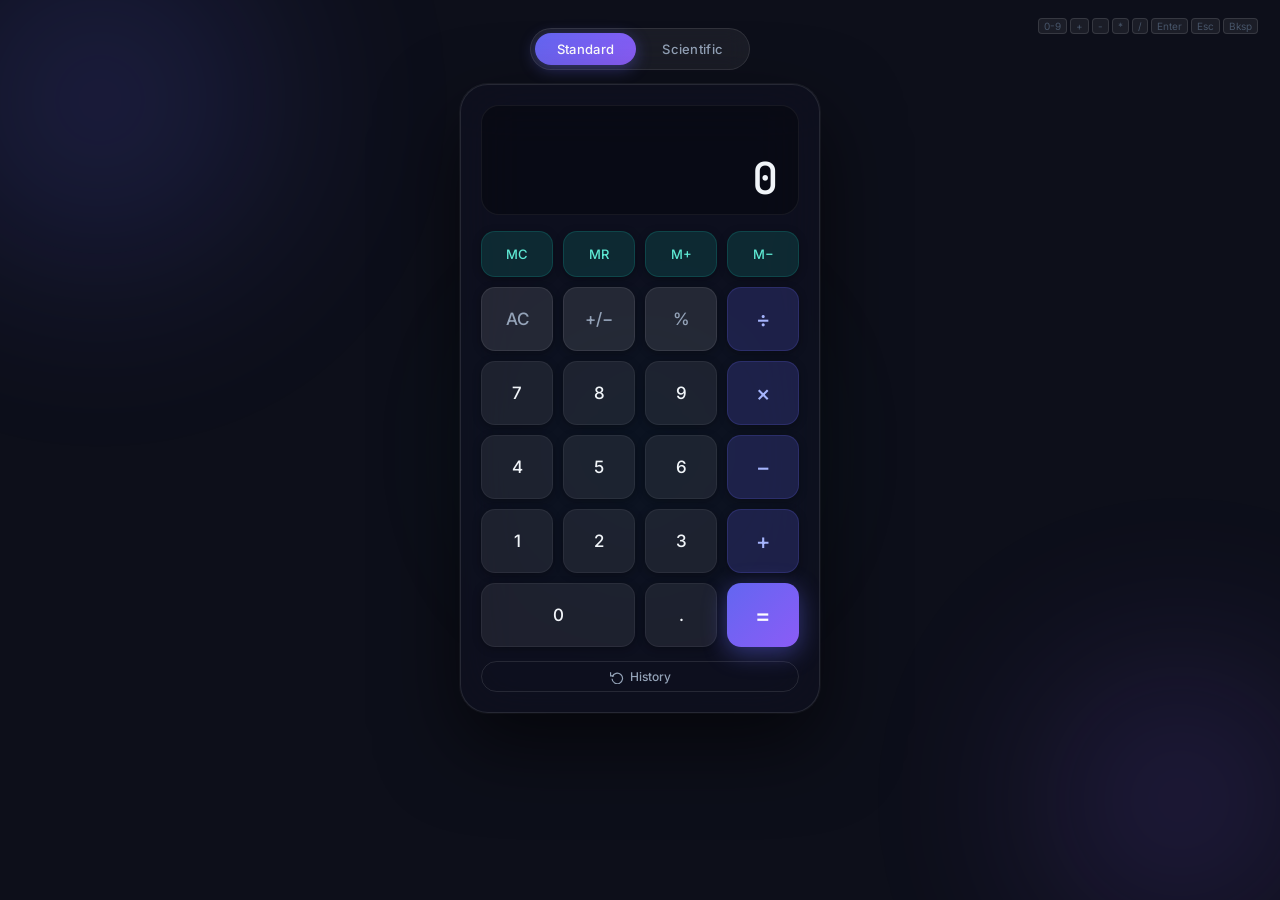
<file: calculator/index.html>
<!DOCTYPE html>
<html lang="en">
<head>
  <meta charset="UTF-8" />
  <meta name="viewport" content="width=device-width, initial-scale=1.0" />
  <title>Calculator — Premium Edition</title>
  <meta name="description" content="A beautifully designed, full-featured calculator with standard and scientific modes." />
  <link rel="preconnect" href="https://fonts.googleapis.com" />
  <link rel="preconnect" href="https://fonts.gstatic.com" crossorigin />
  <link href="https://fonts.googleapis.com/css2?family=Inter:wght@300;400;500;600;700&family=JetBrains+Mono:wght@400;500;700&display=swap" rel="stylesheet" />
  <link rel="stylesheet" href="style.css" />
</head>
<body>
  <div class="bg-orbs">
    <div class="orb orb-1"></div>
    <div class="orb orb-2"></div>
    <div class="orb orb-3"></div>
  </div>

  <div class="calculator-wrapper">
    <!-- Mode toggle -->
    <div class="mode-toggle">
      <button class="mode-btn active" id="btn-standard" onclick="setMode('standard')">Standard</button>
      <button class="mode-btn" id="btn-scientific" onclick="setMode('scientific')">Scientific</button>
    </div>

    <div class="calculator" id="calculator">
      <!-- Display -->
      <div class="display" id="display">
        <div class="history-display" id="history-display"></div>
        <div class="main-display" id="main-display">0</div>
      </div>

      <!-- Scientific panel (hidden by default) -->
      <div class="sci-panel" id="sci-panel">
        <button class="btn btn-sci" id="btn-sin"   onclick="sciOp('sin')">sin</button>
        <button class="btn btn-sci" id="btn-cos"   onclick="sciOp('cos')">cos</button>
        <button class="btn btn-sci" id="btn-tan"   onclick="sciOp('tan')">tan</button>
        <button class="btn btn-sci" id="btn-log"   onclick="sciOp('log')">log</button>
        <button class="btn btn-sci" id="btn-ln"    onclick="sciOp('ln')">ln</button>
        <button class="btn btn-sci" id="btn-sqrt"  onclick="sciOp('sqrt')">√x</button>
        <button class="btn btn-sci" id="btn-pow2"  onclick="sciOp('pow2')">x²</button>
        <button class="btn btn-sci" id="btn-pow3"  onclick="sciOp('pow3')">x³</button>
        <button class="btn btn-sci" id="btn-pow"   onclick="inputOp('^')">xʸ</button>
        <button class="btn btn-sci" id="btn-inv"   onclick="sciOp('inv')">1/x</button>
        <button class="btn btn-sci" id="btn-fact"  onclick="sciOp('fact')">n!</button>
        <button class="btn btn-sci" id="btn-pi"    onclick="inputConst('π')">π</button>
        <button class="btn btn-sci" id="btn-e"     onclick="inputConst('e')">e</button>
        <button class="btn btn-sci" id="btn-abs"   onclick="sciOp('abs')">|x|</button>
        <button class="btn btn-sci" id="btn-paren" onclick="inputParen()">( )</button>
        <button class="btn btn-sci" id="btn-deg"   onclick="toggleAngle()">DEG</button>
      </div>

      <!-- Standard grid -->
      <div class="btn-grid" id="btn-grid">
        <!-- Row 1 -->
        <button class="btn btn-util" id="btn-mc"  onclick="memOp('MC')">MC</button>
        <button class="btn btn-util" id="btn-mr"  onclick="memOp('MR')">MR</button>
        <button class="btn btn-util" id="btn-mpl" onclick="memOp('M+')">M+</button>
        <button class="btn btn-util" id="btn-mmi" onclick="memOp('M-')">M−</button>

        <!-- Row 2 -->
        <button class="btn btn-func" id="btn-ac"  onclick="clearAll()">AC</button>
        <button class="btn btn-func" id="btn-pm"  onclick="toggleSign()">+/−</button>
        <button class="btn btn-func" id="btn-pct" onclick="percent()">%</button>
        <button class="btn btn-op"   id="btn-div" onclick="inputOp('÷')">÷</button>

        <!-- Row 3 -->
        <button class="btn btn-num" id="btn-7" onclick="inputDigit('7')">7</button>
        <button class="btn btn-num" id="btn-8" onclick="inputDigit('8')">8</button>
        <button class="btn btn-num" id="btn-9" onclick="inputDigit('9')">9</button>
        <button class="btn btn-op"  id="btn-mul" onclick="inputOp('×')">×</button>

        <!-- Row 4 -->
        <button class="btn btn-num" id="btn-4" onclick="inputDigit('4')">4</button>
        <button class="btn btn-num" id="btn-5" onclick="inputDigit('5')">5</button>
        <button class="btn btn-num" id="btn-6" onclick="inputDigit('6')">6</button>
        <button class="btn btn-op"  id="btn-sub" onclick="inputOp('−')">−</button>

        <!-- Row 5 -->
        <button class="btn btn-num" id="btn-1" onclick="inputDigit('1')">1</button>
        <button class="btn btn-num" id="btn-2" onclick="inputDigit('2')">2</button>
        <button class="btn btn-num" id="btn-3" onclick="inputDigit('3')">3</button>
        <button class="btn btn-op"  id="btn-add" onclick="inputOp('+')">+</button>

        <!-- Row 6 -->
        <button class="btn btn-num btn-zero" id="btn-0"   onclick="inputDigit('0')">0</button>
        <button class="btn btn-num" id="btn-dot" onclick="inputDot()">.</button>
        <button class="btn btn-eq"  id="btn-eq"  onclick="calculate()">=</button>
      </div>

      <!-- History Panel -->
      <div class="history-panel" id="history-panel">
        <div class="history-header">
          <span>History</span>
          <button id="btn-clear-hist" onclick="clearHistory()">Clear</button>
        </div>
        <ul class="history-list" id="history-list"></ul>
      </div>
      <button class="toggle-history-btn" id="toggle-history" onclick="toggleHistory()">
        <svg viewBox="0 0 24 24" fill="none" stroke="currentColor" stroke-width="2"><polyline points="1 4 1 10 7 10"/><path d="M3.51 15a9 9 0 1 0 .49-3.5"/></svg>
        History
      </button>
    </div>
  </div>

  <!-- Toast notification -->
  <div class="toast" id="toast"></div>

  <script src="calculator.js"></script>
</body>
</html>
</file>
<file: calculator/style.css>
/* =============================================
   RESET & BASE
   ============================================= */
*, *::before, *::after {
  box-sizing: border-box;
  margin: 0;
  padding: 0;
}

:root {
  --bg:            #0d0f1a;
  --surface:       rgba(255,255,255,0.04);
  --surface-hover: rgba(255,255,255,0.08);
  --glass:         rgba(255,255,255,0.06);
  --glass-border:  rgba(255,255,255,0.10);

  --num-bg:        rgba(255,255,255,0.07);
  --num-hover:     rgba(255,255,255,0.13);
  --num-active:    rgba(255,255,255,0.18);

  --op-bg:         rgba(99, 102, 241, 0.20);
  --op-hover:      rgba(99, 102, 241, 0.35);
  --op-active:     rgba(99, 102, 241, 0.50);
  --op-color:      #a5b4fc;

  --func-bg:       rgba(255,255,255,0.10);
  --func-hover:    rgba(255,255,255,0.18);
  --func-color:    #94a3b8;

  --sci-bg:        rgba(139, 92, 246, 0.18);
  --sci-hover:     rgba(139, 92, 246, 0.30);
  --sci-color:     #c4b5fd;

  --util-bg:       rgba(20, 184, 166, 0.15);
  --util-hover:    rgba(20, 184, 166, 0.28);
  --util-color:    #5eead4;

  --eq-from:       #6366f1;
  --eq-to:         #8b5cf6;
  --eq-hover-from: #818cf8;
  --eq-hover-to:   #a78bfa;

  --text-primary:  #f1f5f9;
  --text-sec:      #94a3b8;
  --text-dim:      #475569;

  --accent:        #6366f1;
  --accent-soft:   rgba(99,102,241,0.15);

  --radius-btn:    14px;
  --radius-card:   28px;
  --shadow-card:   0 32px 80px rgba(0,0,0,0.6), 0 0 0 1px rgba(255,255,255,0.06);
  --shadow-btn:    0 2px 8px rgba(0,0,0,0.3);
  --transition:    all 0.18s cubic-bezier(.4,0,.2,1);
}

html {
  height: 100%;
  overflow-y: auto;        /* allow scrolling when content is taller than viewport */
  scroll-behavior: smooth;
}
body {
  min-height: 100%;
  font-family: 'Inter', sans-serif;
  background: var(--bg);
  color: var(--text-primary);
  overflow-x: hidden;      /* no horizontal scroll */
}

/* =============================================
   ANIMATED BACKGROUND ORBS
   ============================================= */
.bg-orbs {
  position: fixed;
  inset: 0;
  pointer-events: none;
  z-index: 0;
  overflow: hidden;
}
.orb {
  position: absolute;
  border-radius: 50%;
  filter: blur(90px);
  opacity: 0.25;
  animation: drift 12s ease-in-out infinite alternate;
}
.orb-1 {
  width: 500px; height: 500px;
  background: radial-gradient(circle, #6366f1, transparent 70%);
  top: -150px; left: -150px;
  animation-duration: 14s;
}
.orb-2 {
  width: 400px; height: 400px;
  background: radial-gradient(circle, #8b5cf6, transparent 70%);
  bottom: -100px; right: -100px;
  animation-duration: 10s;
  animation-delay: -5s;
}
.orb-3 {
  width: 300px; height: 300px;
  background: radial-gradient(circle, #14b8a6, transparent 70%);
  top: 50%; left: 50%;
  transform: translate(-50%,-50%);
  animation-duration: 18s;
  animation-delay: -9s;
}
@keyframes drift {
  from { transform: translate(0, 0) scale(1); }
  to   { transform: translate(40px, 30px) scale(1.08); }
}

/* =============================================
   LAYOUT WRAPPER
   ============================================= */
.calculator-wrapper {
  position: relative;
  z-index: 1;
  display: flex;
  flex-direction: column;
  align-items: center;
  justify-content: flex-start;   /* was center — center clips the top when content overflows */
  min-height: 100vh;
  padding: 28px 20px 40px;       /* top padding ensures mode-toggle is always visible */
  gap: 14px;
}

/* =============================================
   MODE TOGGLE
   ============================================= */
.mode-toggle {
  display: flex;
  background: rgba(255,255,255,0.06);
  border: 1px solid var(--glass-border);
  border-radius: 50px;
  padding: 4px;
  gap: 4px;
  backdrop-filter: blur(12px);
}
.mode-btn {
  font-family: 'Inter', sans-serif;
  font-size: 13px;
  font-weight: 500;
  padding: 8px 22px;
  border: none;
  border-radius: 50px;
  cursor: pointer;
  background: transparent;
  color: var(--text-sec);
  transition: var(--transition);
  letter-spacing: 0.3px;
}
.mode-btn.active {
  background: linear-gradient(135deg, var(--eq-from), var(--eq-to));
  color: #fff;
  box-shadow: 0 4px 16px rgba(99,102,241,0.4);
}
.mode-btn:hover:not(.active) {
  background: rgba(255,255,255,0.08);
  color: var(--text-primary);
}

/* =============================================
   CALCULATOR CARD
   ============================================= */
.calculator {
  position: relative;
  width: 360px;
  background: rgba(15, 17, 30, 0.75);
  backdrop-filter: blur(30px) saturate(180%);
  border: 1px solid var(--glass-border);
  border-radius: var(--radius-card);
  padding: 20px;
  box-shadow: var(--shadow-card);
  transition: width 0.35s cubic-bezier(.4,0,.2,1);
}
.calculator.sci-mode {
  width: 440px;
}

/* =============================================
   DISPLAY
   ============================================= */
.display {
  background: rgba(0,0,0,0.3);
  border: 1px solid rgba(255,255,255,0.06);
  border-radius: 18px;
  padding: 20px 22px 14px;
  margin-bottom: 16px;
  min-height: 110px;
  display: flex;
  flex-direction: column;
  justify-content: flex-end;
  align-items: flex-end;
  overflow: hidden;
}
.history-display {
  font-family: 'JetBrains Mono', monospace;
  font-size: 13px;
  color: var(--text-dim);
  min-height: 20px;
  word-break: break-all;
  text-align: right;
  margin-bottom: 8px;
  transition: var(--transition);
  letter-spacing: -0.3px;
}
.main-display {
  font-family: 'JetBrains Mono', monospace;
  font-size: 44px;
  font-weight: 500;
  color: var(--text-primary);
  letter-spacing: -2px;
  line-height: 1;
  transition: font-size 0.15s ease;
  word-break: break-all;
  text-align: right;
}
.main-display.shrink { font-size: 28px; }
.main-display.error  { color: #f87171; font-size: 22px; letter-spacing: -0.5px; }

/* =============================================
   SCIENTIFIC PANEL
   ============================================= */
.sci-panel {
  display: none;
  grid-template-columns: repeat(4, 1fr);
  gap: 8px;
  margin-bottom: 12px;
  animation: fadeSlideDown 0.25s ease;
}
.sci-panel.visible { display: grid; }
@keyframes fadeSlideDown {
  from { opacity: 0; transform: translateY(-8px); }
  to   { opacity: 1; transform: translateY(0); }
}

/* =============================================
   BUTTON GRID
   ============================================= */
.btn-grid {
  display: grid;
  grid-template-columns: repeat(4, 1fr);
  gap: 10px;
}

/* =============================================
   BUTTONS — BASE
   ============================================= */
.btn {
  font-family: 'Inter', sans-serif;
  font-size: 17px;
  font-weight: 500;
  height: 64px;
  border: none;
  border-radius: var(--radius-btn);
  cursor: pointer;
  transition: var(--transition);
  box-shadow: var(--shadow-btn);
  position: relative;
  overflow: hidden;
  user-select: none;
  outline: none;
  /* Prevent buttons from stealing keyboard focus — keeps keyboard events on document */
  -webkit-tap-highlight-color: transparent;
}
.btn:focus { outline: none; box-shadow: var(--shadow-btn); }
.btn::after {
  content: '';
  position: absolute;
  inset: 0;
  background: radial-gradient(circle at center, rgba(255,255,255,0.15), transparent 70%);
  opacity: 0;
  transition: opacity 0.15s ease;
}
.btn:active::after { opacity: 1; }
.btn:active { transform: scale(0.94); }

/* Number buttons */
.btn-num {
  background: var(--num-bg);
  color: var(--text-primary);
  border: 1px solid rgba(255,255,255,0.06);
}
.btn-num:hover  { background: var(--num-hover); border-color: rgba(255,255,255,0.12); }
.btn-num:active { background: var(--num-active); }

/* Wide zero button */
.btn-zero {
  grid-column: span 2;
}

/* Operator buttons */
.btn-op {
  background: var(--op-bg);
  color: var(--op-color);
  font-size: 22px;
  border: 1px solid rgba(99,102,241,0.2);
}
.btn-op:hover  { background: var(--op-hover); }
.btn-op:active { background: var(--op-active); }
.btn-op.active-op {
  background: linear-gradient(135deg, rgba(99,102,241,0.5), rgba(139,92,246,0.4));
  box-shadow: 0 0 16px rgba(99,102,241,0.4);
}

/* Function buttons (AC, +/−, %) */
.btn-func {
  background: var(--func-bg);
  color: var(--func-color);
  border: 1px solid rgba(255,255,255,0.08);
}
.btn-func:hover  { background: var(--func-hover); color: var(--text-primary); }

/* Scientific buttons */
.btn-sci {
  font-size: 13px;
  height: 46px;
  background: var(--sci-bg);
  color: var(--sci-color);
  border: 1px solid rgba(139,92,246,0.2);
  font-family: 'JetBrains Mono', monospace;
}
.btn-sci:hover { background: var(--sci-hover); }

/* Utility / memory buttons */
.btn-util {
  font-size: 13px;
  height: 46px;
  background: var(--util-bg);
  color: var(--util-color);
  border: 1px solid rgba(20,184,166,0.2);
}
.btn-util:hover { background: var(--util-hover); }

/* Equals button */
.btn-eq {
  background: linear-gradient(135deg, var(--eq-from), var(--eq-to));
  color: #fff;
  font-size: 24px;
  border: none;
  box-shadow: 0 6px 24px rgba(99,102,241,0.45);
}
.btn-eq:hover {
  background: linear-gradient(135deg, var(--eq-hover-from), var(--eq-hover-to));
  box-shadow: 0 8px 32px rgba(99,102,241,0.6);
  transform: translateY(-1px);
}
.btn-eq:active { transform: scale(0.94) translateY(0); }

/* =============================================
   HISTORY TOGGLE BUTTON
   ============================================= */
.toggle-history-btn {
  display: flex;
  align-items: center;
  gap: 6px;
  margin-top: 14px;
  background: transparent;
  border: 1px solid var(--glass-border);
  border-radius: 50px;
  color: var(--text-sec);
  font-family: 'Inter', sans-serif;
  font-size: 12px;
  font-weight: 500;
  padding: 7px 16px;
  cursor: pointer;
  transition: var(--transition);
  width: 100%;
  justify-content: center;
}
.toggle-history-btn svg {
  width: 14px;
  height: 14px;
}
.toggle-history-btn:hover {
  background: rgba(255,255,255,0.06);
  color: var(--text-primary);
  border-color: rgba(255,255,255,0.18);
}

/* =============================================
   HISTORY PANEL
   ============================================= */
.history-panel {
  display: none;
  margin-top: 12px;
  background: rgba(0,0,0,0.25);
  border: 1px solid rgba(255,255,255,0.06);
  border-radius: 16px;
  padding: 12px;
  animation: fadeSlideDown 0.25s ease;
  max-height: 220px;
  overflow-y: auto;
}
.history-panel.open { display: block; }
.history-panel::-webkit-scrollbar { width: 4px; }
.history-panel::-webkit-scrollbar-track { background: transparent; }
.history-panel::-webkit-scrollbar-thumb { background: rgba(255,255,255,0.12); border-radius: 4px; }

.history-header {
  display: flex;
  justify-content: space-between;
  align-items: center;
  font-size: 12px;
  font-weight: 600;
  color: var(--text-sec);
  text-transform: uppercase;
  letter-spacing: 1px;
  margin-bottom: 8px;
}
.history-header button {
  background: transparent;
  border: 1px solid rgba(255,255,255,0.1);
  border-radius: 6px;
  color: var(--text-dim);
  font-size: 11px;
  padding: 3px 10px;
  cursor: pointer;
  transition: var(--transition);
}
.history-header button:hover {
  background: rgba(255,255,255,0.06);
  color: var(--text-sec);
}

.history-list {
  list-style: none;
  display: flex;
  flex-direction: column;
  gap: 6px;
}
.history-item {
  font-family: 'JetBrains Mono', monospace;
  font-size: 13px;
  padding: 8px 12px;
  background: rgba(255,255,255,0.04);
  border-radius: 10px;
  border: 1px solid rgba(255,255,255,0.05);
  cursor: pointer;
  transition: var(--transition);
  display: flex;
  flex-direction: column;
  gap: 2px;
}
.history-item:hover {
  background: rgba(99,102,241,0.12);
  border-color: rgba(99,102,241,0.25);
}
.history-expr { color: var(--text-dim); font-size: 11px; }
.history-res  { color: var(--text-primary); }

/* =============================================
   TOAST
   ============================================= */
.toast {
  position: fixed;
  bottom: 32px;
  left: 50%;
  transform: translateX(-50%) translateY(20px);
  background: rgba(30, 32, 48, 0.95);
  border: 1px solid var(--glass-border);
  backdrop-filter: blur(20px);
  color: var(--text-primary);
  font-size: 13px;
  font-weight: 500;
  padding: 10px 22px;
  border-radius: 50px;
  opacity: 0;
  pointer-events: none;
  transition: opacity 0.3s ease, transform 0.3s ease;
  z-index: 100;
  white-space: nowrap;
}
.toast.show {
  opacity: 1;
  transform: translateX(-50%) translateY(0);
}

/* =============================================
   KEYBOARD HINT
   ============================================= */
.kb-hint {
  position: fixed;
  top: 18px;
  right: 22px;
  font-size: 11px;
  color: var(--text-dim);
  font-family: 'Inter', sans-serif;
}
.kb-hint kbd {
  display: inline-block;
  background: rgba(255,255,255,0.06);
  border: 1px solid rgba(255,255,255,0.12);
  border-radius: 4px;
  padding: 1px 5px;
  font-family: inherit;
  font-size: 10px;
}

/* =============================================
   SCROLLBAR (global)
   ============================================= */
::-webkit-scrollbar { width: 6px; }
::-webkit-scrollbar-track { background: transparent; }
::-webkit-scrollbar-thumb { background: rgba(255,255,255,0.1); border-radius: 6px; }

/* =============================================
   RESPONSIVE
   ============================================= */
@media (max-height: 800px) {
  .btn { height: 56px; }
  .btn-sci, .btn-util { height: 42px; }
  .main-display { font-size: 38px; }
  .display { min-height: 95px; }
}
@media (max-height: 700px) {
  .btn { height: 50px; }
  .btn-sci, .btn-util { height: 38px; }
  .main-display { font-size: 32px; }
  .display { min-height: 80px; padding: 14px 18px 10px; }
  .calculator-wrapper { gap: 10px; padding: 16px 16px 30px; }
}
@media (max-width: 480px) {
  .calculator { width: calc(100vw - 24px); }
  .calculator.sci-mode { width: calc(100vw - 24px); }
  .btn { height: 54px; font-size: 15px; }
  .btn-sci { font-size: 12px; height: 40px; }
  .btn-util { height: 40px; font-size: 12px; }
}
</file>
